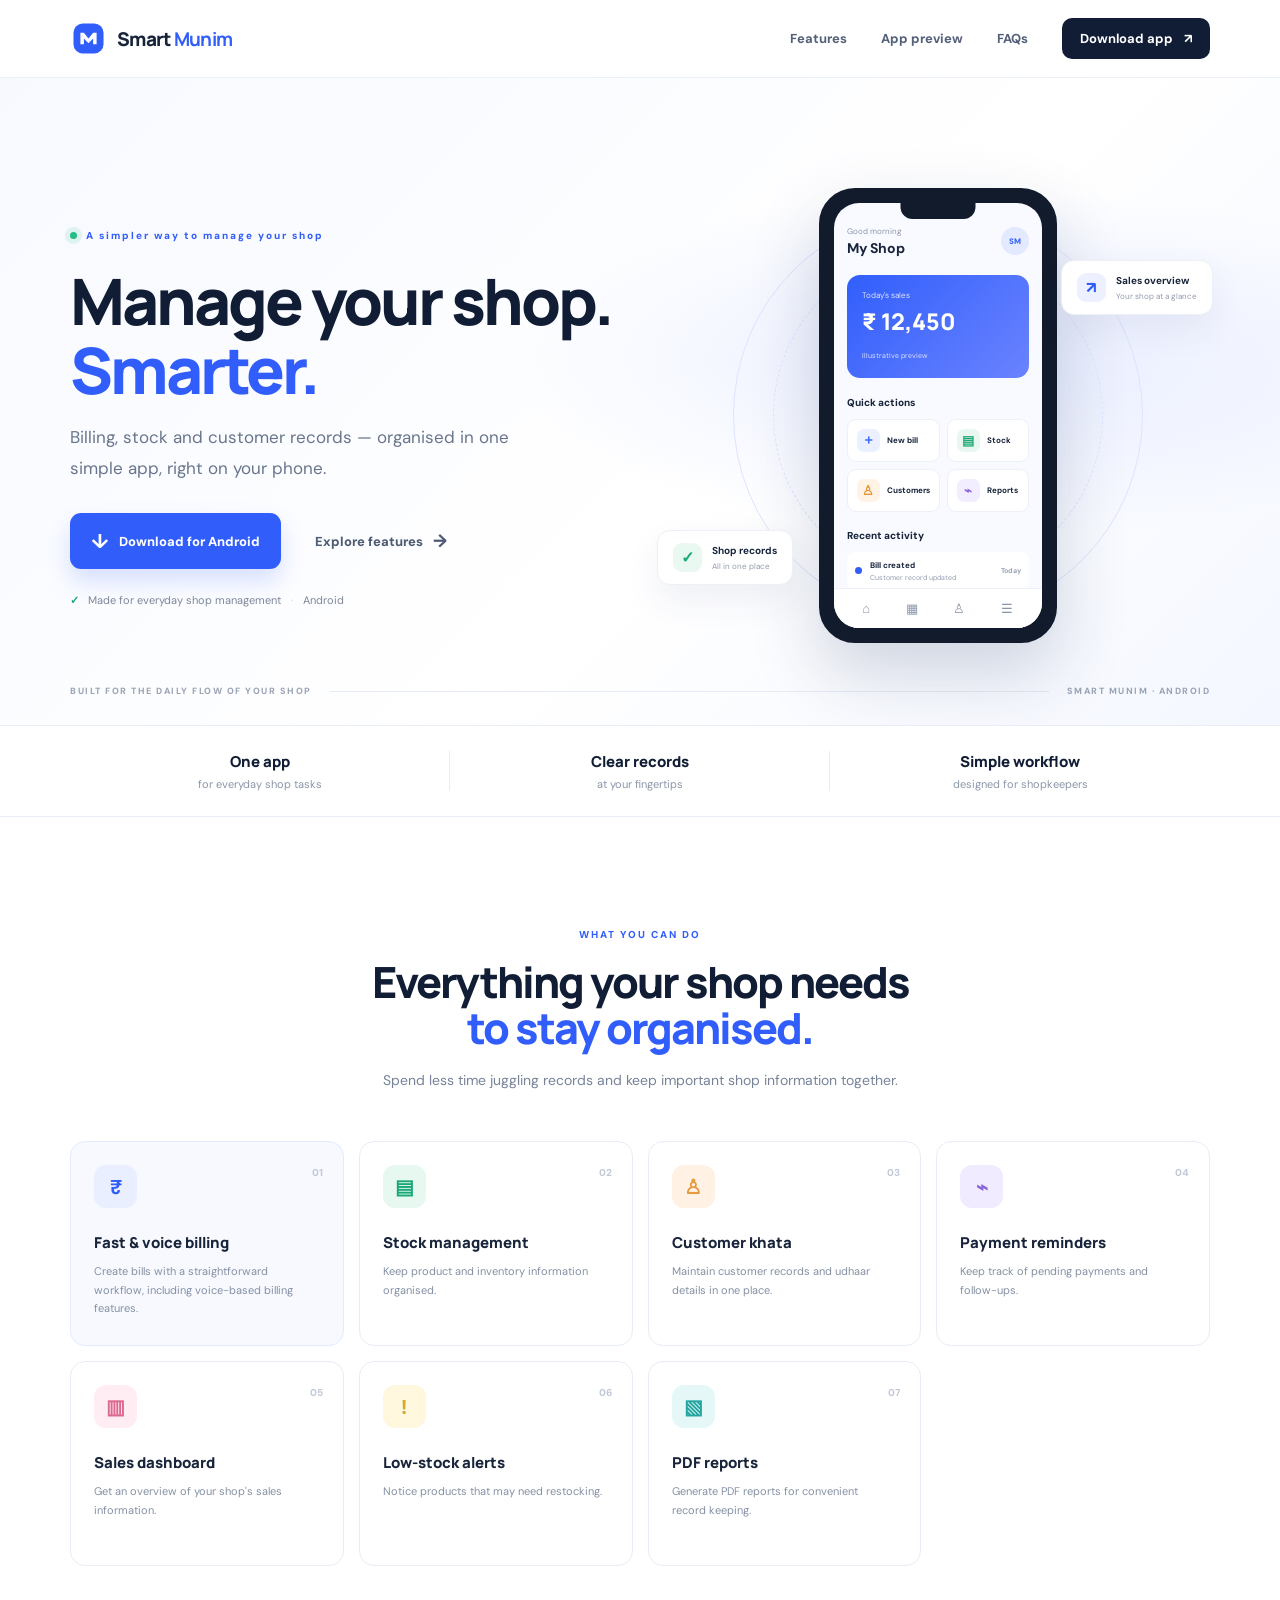
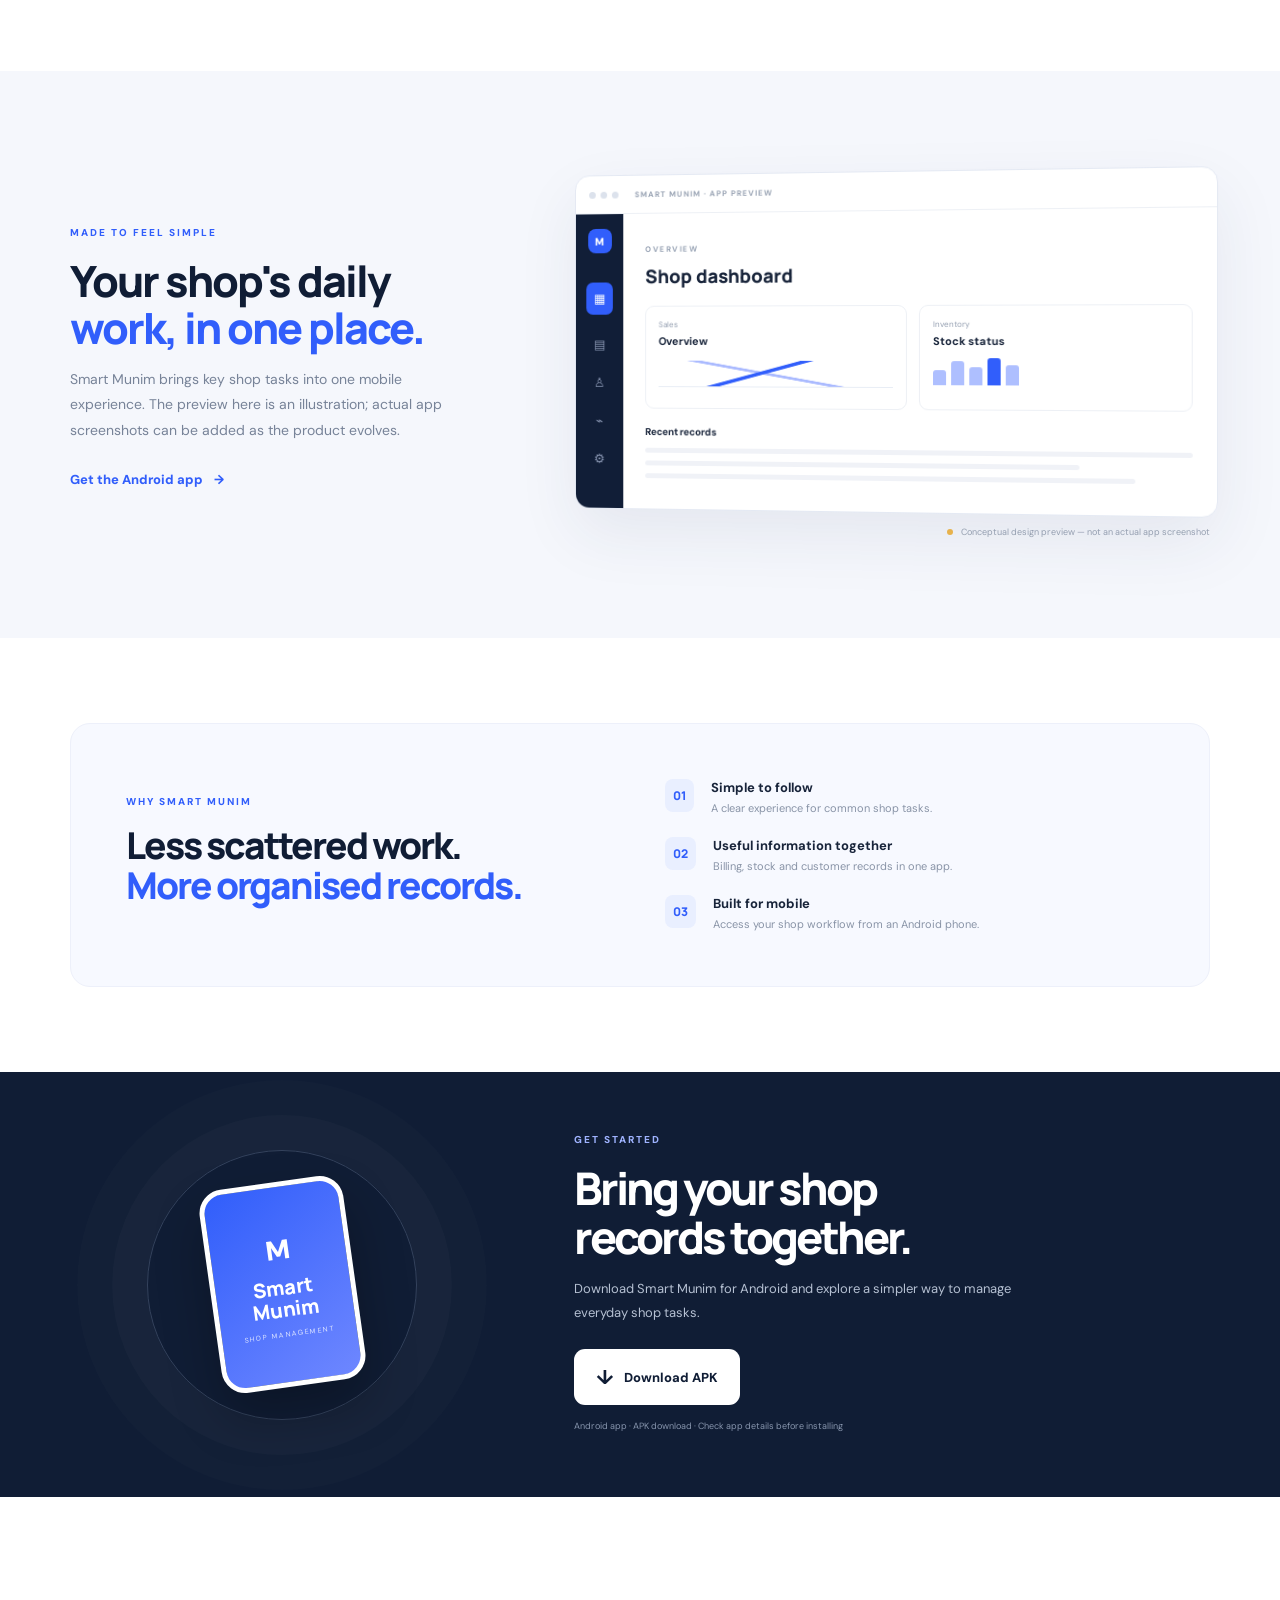
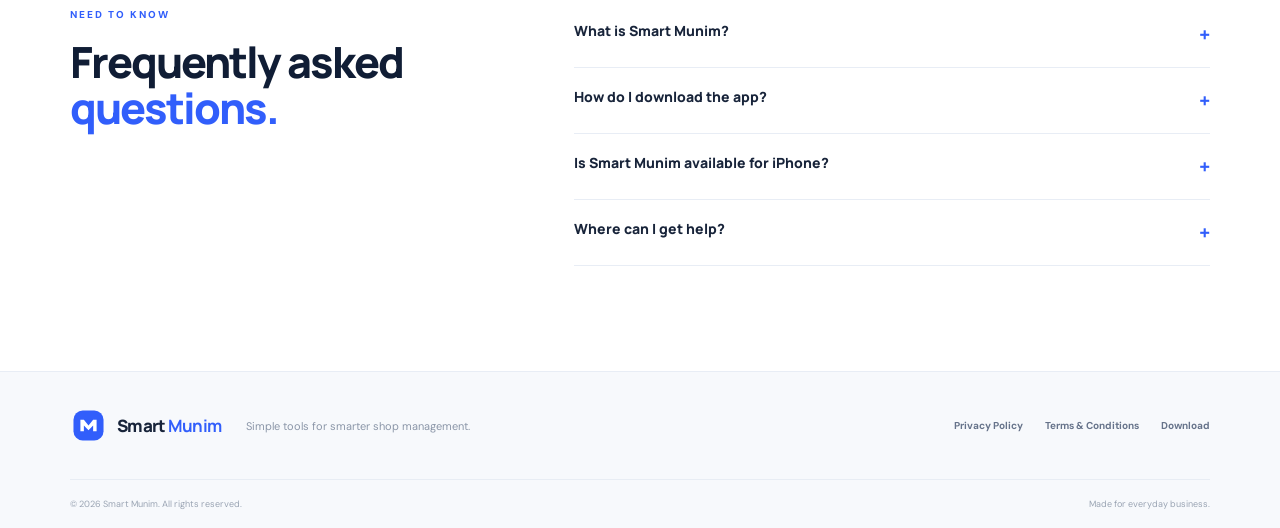
<file: index.html>
<!doctype html>
<html lang="en">
<head>
  <meta charset="utf-8">
  <meta name="viewport" content="width=device-width, initial-scale=1">
  <meta name="description" content="Smart Munim helps shopkeepers manage billing, stock, customer khata and daily shop records from their phone.">
  <meta name="theme-color" content="#101d35">
  <title>Smart Munim — Manage Your Shop. Smarter.</title>
  <link rel="preconnect" href="https://fonts.googleapis.com">
  <link rel="preconnect" href="https://fonts.gstatic.com" crossorigin>
  <link href="https://fonts.googleapis.com/css2?family=DM+Sans:wght@400;500;600;700;800&family=Manrope:wght@500;600;700;800&display=swap" rel="stylesheet">
  <link rel="stylesheet" href="style.css">
</head>
<body>
  <header class="site-header">
    <nav class="nav container" aria-label="Main navigation">
      <a class="brand" href="#top" aria-label="Smart Munim home">
        <span class="brand-mark"><svg viewBox="0 0 32 32" aria-hidden="true"><rect x="3" y="3" width="26" height="26" rx="8" fill="currentColor"/><path d="M9 21V11h3l4 5 4-5h3v10h-3v-5l-4 4-4-4v5z" fill="#fff"/></svg></span>
        <span>Smart <b>Munim</b></span>
      </a>
      <button class="menu-toggle" aria-label="Toggle menu" aria-expanded="false"><span></span><span></span><span></span></button>
      <div class="nav-links">
        <a href="#features">Features</a>
        <a href="#preview">App preview</a>
        <a href="#faq">FAQs</a>
        <a class="nav-cta" href="#download">Download app <span aria-hidden="true">↗</span></a>
      </div>
    </nav>
  </header>

  <main id="top">
    <section class="hero">
      <div class="hero-glow"></div>
      <div class="container hero-grid">
        <div class="hero-copy">
          <div class="eyebrow"><span class="pulse"></span> A simpler way to manage your shop</div>
          <h1>Manage your shop.<br><span>Smarter.</span></h1>
          <p class="hero-lead">Billing, stock and customer records — organised in one simple app, right on your phone.</p>
          <div class="hero-actions">
            <a class="button button-primary download-link" href="#download"><span class="download-icon">↓</span> Download for Android</a>
            <a class="button button-quiet" href="#features">Explore features <span>→</span></a>
          </div>
          <div class="hero-note"><span class="check">✓</span> Made for everyday shop management <span class="dot-sep">·</span> Android</div>
        </div>
        <div class="hero-visual" aria-label="Illustrative Smart Munim app preview">
          <div class="orbit orbit-one"></div><div class="orbit orbit-two"></div>
          <div class="float-card float-card-top"><span class="mini-icon blue">↗</span><span><b>Sales overview</b><small>Your shop at a glance</small></span></div>
          <div class="phone">
            <div class="phone-notch"></div>
            <div class="phone-screen">
              <div class="screen-top"><div><small>Good morning</small><b>My Shop</b></div><span class="avatar">SM</span></div>
              <div class="screen-balance"><small>Today's sales</small><strong>₹ 12,450</strong><span>Illustrative preview</span></div>
              <div class="screen-row-title">Quick actions</div>
              <div class="quick-grid">
                <div><i class="q-blue">＋</i><span>New bill</span></div><div><i class="q-green">▤</i><span>Stock</span></div>
                <div><i class="q-orange">♙</i><span>Customers</span></div><div><i class="q-purple">⌁</i><span>Reports</span></div>
              </div>
              <div class="screen-row-title">Recent activity</div>
              <div class="activity"><span class="activity-dot"></span><span><b>Bill created</b><small>Customer record updated</small></span><strong>Today</strong></div>
              <div class="activity"><span class="activity-dot green-dot"></span><span><b>Stock updated</b><small>Inventory record saved</small></span><strong>Today</strong></div>
              <div class="screen-bottom"><span>⌂</span><span>▦</span><span>♙</span><span>☰</span></div>
            </div>
          </div>
          <div class="float-card float-card-bottom"><span class="mini-icon green">✓</span><span><b>Shop records</b><small>All in one place</small></span></div>
        </div>
      </div>
      <div class="hero-bottom container"><span>BUILT FOR THE DAILY FLOW OF YOUR SHOP</span><div class="hero-line"></div><span>SMART MUNIM · ANDROID</span></div>
    </section>

    <section class="trust-strip">
      <div class="container trust-inner"><div><b>One app</b><span>for everyday shop tasks</span></div><div><b>Clear records</b><span>at your fingertips</span></div><div><b>Simple workflow</b><span>designed for shopkeepers</span></div></div>
    </section>

    <section class="section container" id="features">
      <div class="section-heading">
        <span class="eyebrow">WHAT YOU CAN DO</span>
        <h2>Everything your shop needs<br><span>to stay organised.</span></h2>
        <p>Spend less time juggling records and keep important shop information together.</p>
      </div>
      <div class="feature-grid">
        <article class="feature-card featured"><div class="feature-icon icon-blue">₹</div><h3>Fast & voice billing</h3><p>Create bills with a straightforward workflow, including voice-based billing features.</p><span class="card-number">01</span></article>
        <article class="feature-card"><div class="feature-icon icon-green">▤</div><h3>Stock management</h3><p>Keep product and inventory information organised.</p><span class="card-number">02</span></article>
        <article class="feature-card"><div class="feature-icon icon-orange">♙</div><h3>Customer khata</h3><p>Maintain customer records and udhaar details in one place.</p><span class="card-number">03</span></article>
        <article class="feature-card"><div class="feature-icon icon-purple">⌁</div><h3>Payment reminders</h3><p>Keep track of pending payments and follow-ups.</p><span class="card-number">04</span></article>
        <article class="feature-card"><div class="feature-icon icon-pink">▥</div><h3>Sales dashboard</h3><p>Get an overview of your shop's sales information.</p><span class="card-number">05</span></article>
        <article class="feature-card"><div class="feature-icon icon-yellow">!</div><h3>Low-stock alerts</h3><p>Notice products that may need restocking.</p><span class="card-number">06</span></article>
        <article class="feature-card"><div class="feature-icon icon-teal">▧</div><h3>PDF reports</h3><p>Generate PDF reports for convenient record keeping.</p><span class="card-number">07</span></article>
      </div>
    </section>

    <section class="preview-section" id="preview">
      <div class="container preview-grid">
        <div class="preview-copy">
          <span class="eyebrow">MADE TO FEEL SIMPLE</span>
          <h2>Your shop's daily<br><span>work, in one place.</span></h2>
          <p>Smart Munim brings key shop tasks into one mobile experience. The preview here is an illustration; actual app screenshots can be added as the product evolves.</p>
          <a class="text-link" href="#download">Get the Android app <span>→</span></a>
        </div>
        <div class="preview-board">
          <div class="preview-window">
            <div class="window-bar"><i></i><i></i><i></i><span>SMART MUNIM · APP PREVIEW</span></div>
            <div class="dashboard">
              <aside><div class="dash-logo">M</div><div class="dash-active">▦</div><div>▤</div><div>♙</div><div>⌁</div><div>⚙</div></aside>
              <div class="dash-main"><small>OVERVIEW</small><h3>Shop dashboard</h3><div class="dash-stats"><div><small>Sales</small><b>Overview</b><span class="fake-chart"></span></div><div><small>Inventory</small><b>Stock status</b><span class="fake-bars"><i></i><i></i><i></i><i></i><i></i></span></div></div><div class="dash-table"><b>Recent records</b><span></span><span></span><span></span></div></div>
            </div>
          </div>
          <div class="preview-caption"><span class="caption-dot"></span> Conceptual design preview — not an actual app screenshot</div>
        </div>
      </div>
    </section>

    <section class="section why-section container">
      <div class="why-panel">
        <div><span class="eyebrow">WHY SMART MUNIM</span><h2>Less scattered work.<br><span>More organised records.</span></h2></div>
        <div class="why-points"><div><b>01</b><span><strong>Simple to follow</strong><small>A clear experience for common shop tasks.</small></span></div><div><b>02</b><span><strong>Useful information together</strong><small>Billing, stock and customer records in one app.</small></span></div><div><b>03</b><span><strong>Built for mobile</strong><small>Access your shop workflow from an Android phone.</small></span></div></div>
      </div>
    </section>

    <section class="download-section" id="download">
      <div class="container download-inner">
        <div class="download-art"><div class="download-ring"></div><div class="download-phone"><span class="brand-mark">M</span><b>Smart<br>Munim</b><small>SHOP MANAGEMENT</small></div></div>
        <div class="download-copy"><span class="eyebrow eyebrow-light">GET STARTED</span><h2>Bring your shop<br>records together.</h2><p>Download Smart Munim for Android and explore a simpler way to manage everyday shop tasks.</p><a class="button button-white download-link" href="#download"><span>↓</span> Download APK</a><small class="download-meta">Android app · APK download · Check app details before installing</small><div class="download-status" id="download-status" role="status"></div></div>
      </div>
    </section>

    <section class="section faq-section container" id="faq">
      <div class="section-heading"><span class="eyebrow">NEED TO KNOW</span><h2>Frequently asked<br><span>questions.</span></h2></div>
      <div class="faq-list">
        <details><summary>What is Smart Munim?</summary><p>Smart Munim is an Android app designed to help shopkeepers organise billing, stock, customer khata and related shop records.</p></details>
        <details><summary>How do I download the app?</summary><p>Use the Download APK button on this page. Only install the APK if it comes from the official Smart Munim download source and you trust the developer.</p></details>
        <details><summary>Is Smart Munim available for iPhone?</summary><p>This website currently provides information about the Android APK. iPhone availability has not been announced.</p></details>
        <details><summary>Where can I get help?</summary><p>Use the contact details provided by the Smart Munim developer. Contact details will be added to this website when confirmed.</p></details>
      </div>
    </section>
  </main>

  <footer class="footer">
    <div class="container footer-top"><a class="brand brand-footer" href="#top"><span class="brand-mark"><svg viewBox="0 0 32 32" aria-hidden="true"><rect x="3" y="3" width="26" height="26" rx="8" fill="currentColor"/><path d="M9 21V11h3l4 5 4-5h3v10h-3v-5l-4 4-4-4v5z" fill="#fff"/></svg></span><span>Smart <b>Munim</b></span></a><p>Simple tools for smarter shop management.</p><div class="footer-links"><a href="privacy.html">Privacy Policy</a><a href="terms.html">Terms & Conditions</a><a href="#download">Download</a></div></div>
    <div class="container footer-bottom"><span>© <span id="year"></span> Smart Munim. All rights reserved.</span><span>Made for everyday business.</span></div>
  </footer>
  <script src="script.js"></script>
</body>
</html>
</file>
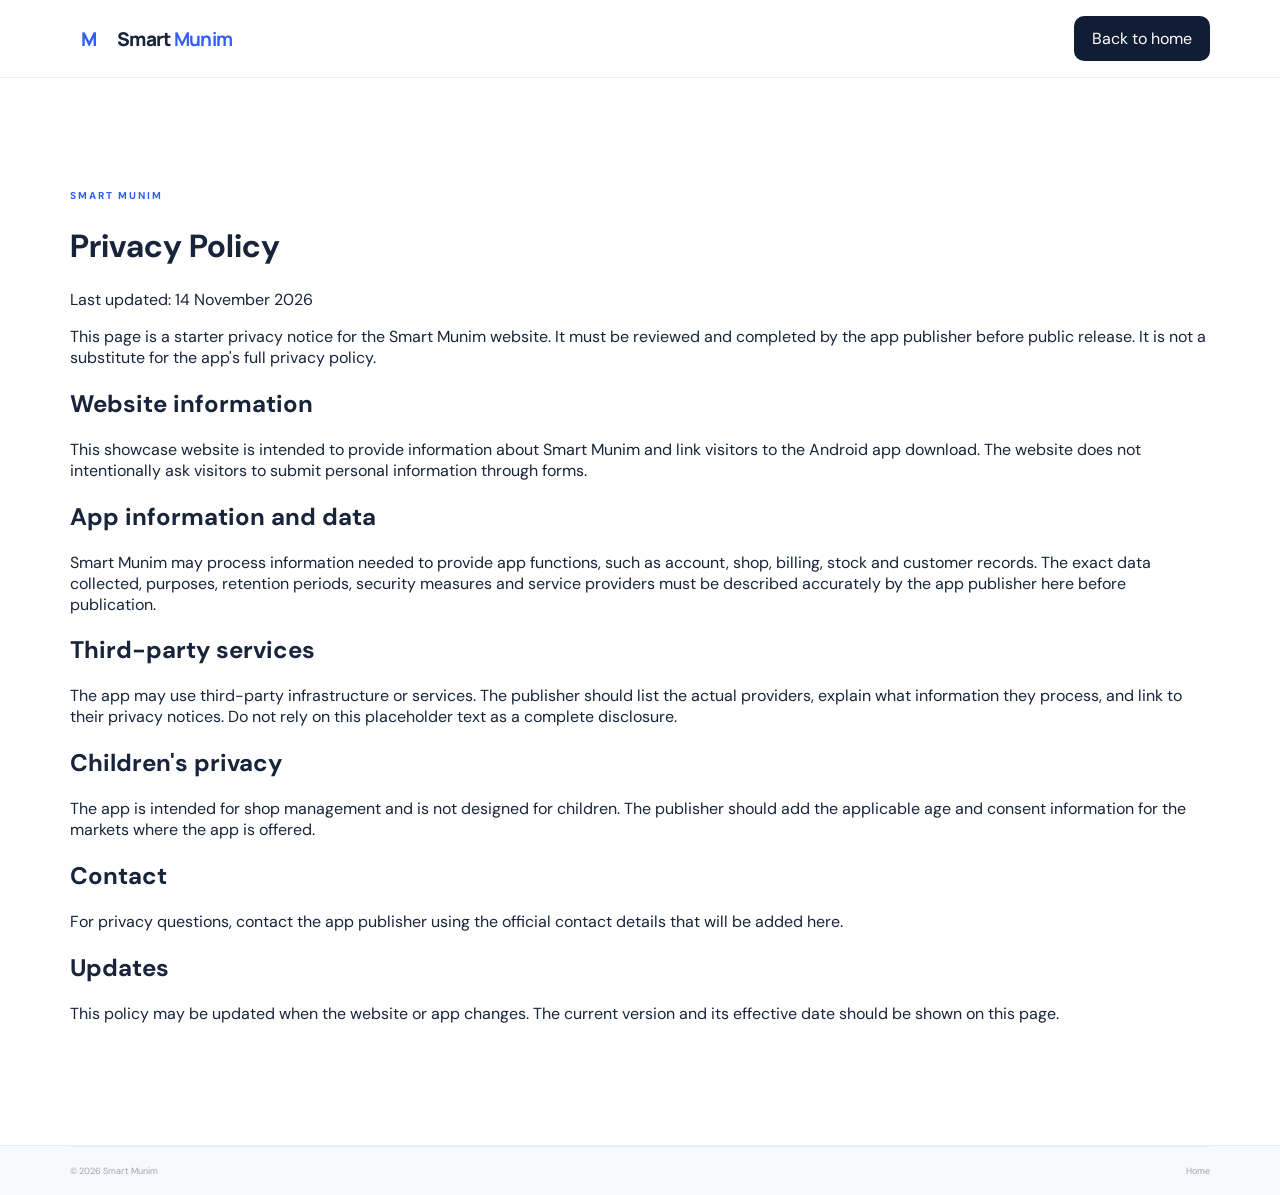
<file: privacy.html>
<!doctype html>
<html lang="en"><head><meta charset="utf-8"><meta name="viewport" content="width=device-width,initial-scale=1"><meta name="theme-color" content="#101d35"><title>Privacy Policy — Smart Munim</title><link rel="stylesheet" href="style.css"></head>
<body><header class="site-header"><nav class="nav container"><a class="brand" href="index.html"><span class="brand-mark">M</span><span>Smart <b>Munim</b></span></a><a class="nav-cta" href="index.html">Back to home</a></nav></header>
<main class="container section legal"><span class="eyebrow">SMART MUNIM</span><h1>Privacy Policy</h1><p class="legal-date">Last updated: 14 November 2026</p>
<p>This page is a starter privacy notice for the Smart Munim website. It must be reviewed and completed by the app publisher before public release. It is not a substitute for the app's full privacy policy.</p>
<h2>Website information</h2><p>This showcase website is intended to provide information about Smart Munim and link visitors to the Android app download. The website does not intentionally ask visitors to submit personal information through forms.</p>
<h2>App information and data</h2><p>Smart Munim may process information needed to provide app functions, such as account, shop, billing, stock and customer records. The exact data collected, purposes, retention periods, security measures and service providers must be described accurately by the app publisher here before publication.</p>
<h2>Third-party services</h2><p>The app may use third-party infrastructure or services. The publisher should list the actual providers, explain what information they process, and link to their privacy notices. Do not rely on this placeholder text as a complete disclosure.</p>
<h2>Children's privacy</h2><p>The app is intended for shop management and is not designed for children. The publisher should add the applicable age and consent information for the markets where the app is offered.</p>
<h2>Contact</h2><p>For privacy questions, contact the app publisher using the official contact details that will be added here.</p>
<h2>Updates</h2><p>This policy may be updated when the website or app changes. The current version and its effective date should be shown on this page.</p>
</main><footer class="footer"><div class="container footer-bottom"><span>© <span id="year"></span> Smart Munim</span><a href="index.html">Home</a></div></footer><script>document.getElementById("year").textContent=new Date().getFullYear()</script></body></html>
</file>
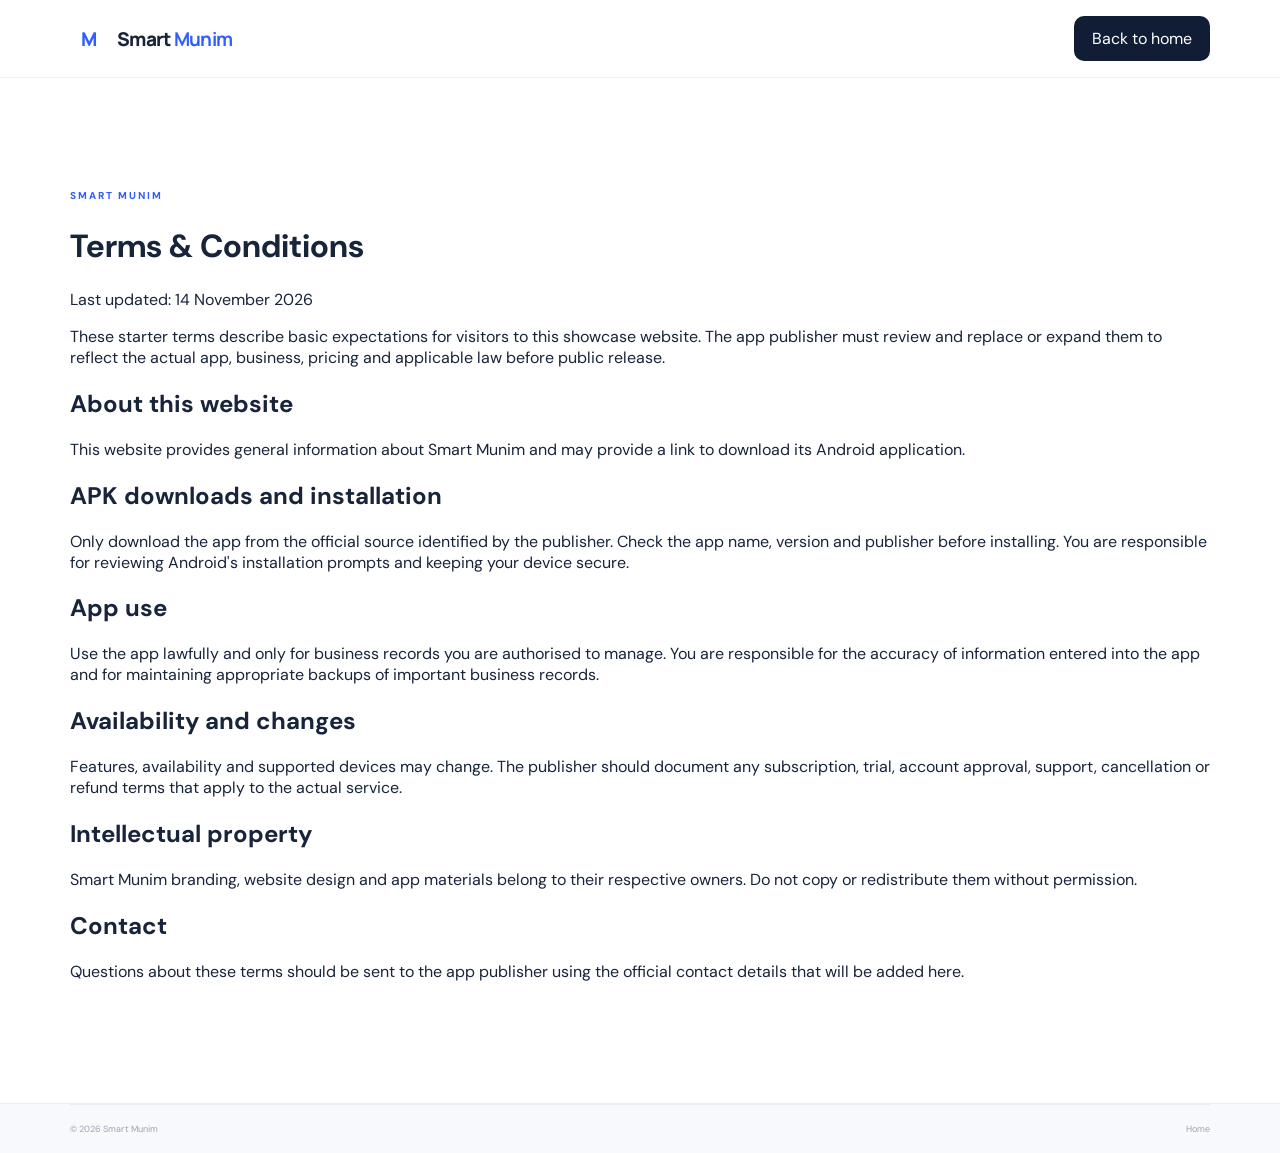
<file: terms.html>
<!doctype html>
<html lang="en"><head><meta charset="utf-8"><meta name="viewport" content="width=device-width,initial-scale=1"><meta name="theme-color" content="#101d35"><title>Terms & Conditions — Smart Munim</title><link rel="stylesheet" href="style.css"></head>
<body><header class="site-header"><nav class="nav container"><a class="brand" href="index.html"><span class="brand-mark">M</span><span>Smart <b>Munim</b></span></a><a class="nav-cta" href="index.html">Back to home</a></nav></header>
<main class="container section legal"><span class="eyebrow">SMART MUNIM</span><h1>Terms & Conditions</h1><p class="legal-date">Last updated: 14 November 2026</p>
<p>These starter terms describe basic expectations for visitors to this showcase website. The app publisher must review and replace or expand them to reflect the actual app, business, pricing and applicable law before public release.</p>
<h2>About this website</h2><p>This website provides general information about Smart Munim and may provide a link to download its Android application.</p>
<h2>APK downloads and installation</h2><p>Only download the app from the official source identified by the publisher. Check the app name, version and publisher before installing. You are responsible for reviewing Android's installation prompts and keeping your device secure.</p>
<h2>App use</h2><p>Use the app lawfully and only for business records you are authorised to manage. You are responsible for the accuracy of information entered into the app and for maintaining appropriate backups of important business records.</p>
<h2>Availability and changes</h2><p>Features, availability and supported devices may change. The publisher should document any subscription, trial, account approval, support, cancellation or refund terms that apply to the actual service.</p>
<h2>Intellectual property</h2><p>Smart Munim branding, website design and app materials belong to their respective owners. Do not copy or redistribute them without permission.</p>
<h2>Contact</h2><p>Questions about these terms should be sent to the app publisher using the official contact details that will be added here.</p>
</main><footer class="footer"><div class="container footer-bottom"><span>© <span id="year"></span> Smart Munim</span><a href="index.html">Home</a></div></footer><script>document.getElementById("year").textContent=new Date().getFullYear()</script></body></html>
</file>
<file: style.css>
@import url('https://fonts.googleapis.com/css2?family=DM+Sans:wght@400;500;600;700;800&family=Manrope:wght@500;600;700;800&display=swap');
:root{--navy:#101d35;--blue:#315efb;--ink:#18243a;--muted:#69758a;--line:#e8edf5;--pale:#f5f7fc;--white:#fff}
*{box-sizing:border-box}html{scroll-behavior:smooth;scroll-padding-top:90px}body{margin:0;font-family:'DM Sans',sans-serif;color:var(--ink);background:#fff}a{color:inherit;text-decoration:none}.container{width:min(1140px,calc(100% - 48px));margin:auto}.site-header{height:78px;background:rgba(255,255,255,.94);backdrop-filter:blur(16px);position:sticky;top:0;z-index:20;border-bottom:1px solid rgba(232,237,245,.8)}.nav{height:100%;display:flex;align-items:center;justify-content:space-between}.brand{display:flex;align-items:center;gap:10px;font:800 19px Manrope,sans-serif;letter-spacing:-.7px}.brand b{color:var(--blue)}.brand-mark{width:37px;height:37px;color:var(--blue);display:grid;place-items:center}.brand-mark svg{width:100%;height:100%}.nav-links{display:flex;align-items:center;gap:34px;font-size:13px;font-weight:700;color:#536078}.nav-links>a:hover,.footer a:hover{color:var(--blue)}.nav-cta{padding:12px 18px;border-radius:10px;background:var(--navy);color:white!important}.nav-cta span{margin-left:8px}.menu-toggle{display:none;background:none;border:0}.hero{background:radial-gradient(ellipse at 78% 44%,#e8edff 0,transparent 34%),linear-gradient(135deg,#f7f9ff,#fff 58%,#f4f7ff);position:relative;overflow:hidden;padding:92px 0 28px}.hero-grid{display:grid;grid-template-columns:1fr 1fr;align-items:center;min-height:490px;gap:50px}.eyebrow{font-size:10px;letter-spacing:2px;font-weight:800;color:var(--blue);display:inline-flex;align-items:center;gap:9px}.pulse{width:7px;height:7px;background:#24bd88;border-radius:50%;box-shadow:0 0 0 5px #24bd8820}.hero h1,.section-heading h2,.preview-copy h2,.why-panel h2,.download-copy h2{font:800 clamp(42px,5vw,64px)/1.08 Manrope,sans-serif;letter-spacing:-3px;margin:22px 0 18px;color:var(--navy)}.hero h1 span,.section-heading h2 span,.preview-copy h2 span,.why-panel h2 span{color:var(--blue)}.hero-lead{max-width:490px;font-size:17px;line-height:1.8;color:#68758b;margin:0 0 30px}.hero-actions{display:flex;align-items:center;gap:13px;flex-wrap:wrap}.button{display:inline-flex;align-items:center;justify-content:center;gap:10px;padding:15px 21px;border-radius:11px;font-size:13px;font-weight:800;transition:.2s;cursor:pointer}.button:hover{transform:translateY(-2px)}.button-primary{background:var(--blue);color:white;box-shadow:0 12px 24px #315efb30}.download-icon{font-size:20px}.button-quiet{color:#4d5b73}.button-quiet span{font-size:18px}.hero-note{font-size:11px;color:#7d8799;margin-top:24px}.check{color:#16a777;font-weight:900;margin-right:6px}.dot-sep{padding:0 7px;color:#c1c8d4}.hero-visual{height:480px;position:relative;display:flex;align-items:center;justify-content:center}.phone{width:238px;height:455px;border:8px solid #111b2c;border-radius:36px;background:#111b2c;box-shadow:0 30px 70px #172b5730;position:relative;z-index:2;padding:7px}.phone-screen{height:100%;border-radius:25px;background:#f8faff;overflow:hidden;padding:23px 13px 12px;position:relative}.phone-notch{position:absolute;z-index:3;top:7px;left:50%;transform:translateX(-50%);width:75px;height:16px;border-radius:0 0 12px 12px;background:#111b2c}.screen-top{display:flex;justify-content:space-between;align-items:center}.screen-top small,.screen-balance small{display:block;font-size:8px;color:#8b96aa}.screen-top b{display:block;font-size:14px;margin-top:3px}.avatar{width:28px;height:28px;background:#e3eaff;color:#315efb;border-radius:50%;display:grid;place-items:center;font-size:8px;font-weight:800}.screen-balance{background:linear-gradient(135deg,#315efb,#6a83ff);border-radius:13px;padding:15px;color:#fff;margin:18px 0}.screen-balance small{color:#dce4ff}.screen-balance strong{display:block;font:800 23px Manrope;margin:5px 0}.screen-balance span{font-size:7px;color:#dce4ff}.screen-row-title{font-size:10px;font-weight:800;margin:17px 0 10px}.quick-grid{display:grid;grid-template-columns:1fr 1fr;gap:7px}.quick-grid>div{background:white;border:1px solid #edf0f7;border-radius:9px;padding:9px;display:flex;align-items:center;gap:7px;font-size:8px;font-weight:700}.quick-grid i{width:23px;height:23px;border-radius:7px;display:grid;place-items:center;font-style:normal;font-size:13px}.q-blue{background:#eaf0ff;color:#315efb}.q-green{background:#e8f8f1;color:#20a875}.q-orange{background:#fff3e6;color:#e89536}.q-purple{background:#f2edff;color:#8b65d9}.activity{display:flex;align-items:center;gap:8px;background:white;border-radius:8px;padding:8px;margin-bottom:6px}.activity-dot{width:7px;height:7px;border-radius:50%;background:#315efb}.green-dot{background:#20b783}.activity span:nth-child(2){flex:1}.activity b,.activity small{display:block;font-size:8px}.activity small{color:#929bad;margin-top:3px;font-size:7px}.activity strong{font-size:7px;color:#9aa4b5}.screen-bottom{position:absolute;bottom:0;left:0;right:0;background:white;border-top:1px solid #edf0f7;display:flex;justify-content:space-around;padding:11px;color:#8995aa;font-size:13px}.orbit{position:absolute;border:1px solid #dce4ff;border-radius:50%;width:410px;height:410px}.orbit-two{width:330px;height:330px;border-style:dashed}.float-card{position:absolute;z-index:3;background:#fff;border:1px solid #edf0f7;border-radius:13px;padding:12px 15px;display:flex;align-items:center;gap:10px;box-shadow:0 15px 35px #263d6b12}.float-card-top{top:85px;right:-3px}.float-card-bottom{bottom:70px;left:-8px}.float-card b,.float-card small{display:block}.float-card b{font-size:10px}.float-card small{font-size:8px;color:#929bad;margin-top:4px}.mini-icon{width:29px;height:29px;border-radius:9px;display:grid;place-items:center;font-weight:900}.mini-icon.blue{background:#edf1ff;color:#315efb}.mini-icon.green{background:#e9f8f1;color:#1ba978}.hero-bottom{display:flex;align-items:center;gap:18px;margin-top:25px;color:#9aa4b4;font-size:9px;letter-spacing:1.5px;font-weight:800}.hero-line{height:1px;background:#e5eaf4;flex:1}.trust-strip{border-bottom:1px solid var(--line);border-top:1px solid var(--line)}.trust-inner{display:grid;grid-template-columns:repeat(3,1fr);padding:25px 0}.trust-inner>div{display:flex;flex-direction:column;align-items:center;gap:5px;border-right:1px solid var(--line)}.trust-inner>div:last-child{border:0}.trust-inner b{font:800 15px Manrope;color:var(--navy)}.trust-inner span{font-size:11px;color:#8b96a8}.section{padding-top:105px;padding-bottom:105px}.section-heading{text-align:center;max-width:650px;margin:0 auto 48px}.section-heading h2,.preview-copy h2,.why-panel h2{font-size:43px;letter-spacing:-2px;margin:16px 0}.section-heading p,.preview-copy p{color:#778398;line-height:1.8;font-size:14px}.feature-grid{display:grid;grid-template-columns:repeat(4,1fr);gap:15px}.feature-card{min-height:205px;border:1px solid var(--line);border-radius:15px;padding:23px;position:relative;transition:.2s;background:#fff;overflow:hidden}.feature-card:hover{transform:translateY(-5px);box-shadow:0 18px 35px #182c5510;border-color:#d6dfff}.feature-card.featured{background:#f7f9ff;border-color:#e5eaff}.feature-icon{width:43px;height:43px;border-radius:12px;display:grid;place-items:center;font-size:20px;font-weight:800;margin-bottom:24px}.icon-blue{background:#e9efff;color:#315efb}.icon-green{background:#e6f8ef;color:#1aa879}.icon-orange{background:#fff1e3;color:#e59a42}.icon-purple{background:#f1ebff;color:#8a66d9}.icon-pink{background:#ffedf3;color:#dc6990}.icon-yellow{background:#fff8df;color:#d5a72d}.icon-teal{background:#e5f8f7;color:#25a5a1}.feature-card h3{font:800 15px Manrope;margin:0 0 9px}.feature-card p{font-size:11px;line-height:1.7;color:#8490a3;margin:0;max-width:220px}.card-number{position:absolute;right:20px;top:24px;font-size:10px;color:#c1c9d7;font-weight:800}.preview-section{background:#f5f7fc;padding:100px 0;overflow:hidden}.preview-grid{display:grid;grid-template-columns:.8fr 1.2fr;gap:65px;align-items:center}.preview-copy h2{margin-top:17px}.preview-copy p{max-width:390px;margin-bottom:25px}.text-link{font-size:13px;font-weight:800;color:var(--blue)}.text-link span{margin-left:8px}.preview-board{min-width:0}.preview-window{background:#fff;border:1px solid #e4e9f3;border-radius:15px;box-shadow:0 25px 65px #23365d14;overflow:hidden;transform:perspective(1000px) rotateY(-5deg)}.window-bar{height:39px;border-bottom:1px solid #edf0f5;display:flex;align-items:center;gap:5px;padding:0 14px}.window-bar i{width:7px;height:7px;border-radius:50%;background:#dce2ec}.window-bar span{margin-left:12px;font-size:8px;letter-spacing:1px;color:#9ba5b5;font-weight:800}.dashboard{display:flex;min-height:260px}.dashboard aside{width:50px;background:#111e37;color:#8996b2;display:flex;flex-direction:column;align-items:center;gap:22px;padding:15px 0;font-size:13px}.dash-logo{width:25px;height:25px;border-radius:8px;background:#315efb;color:#fff;display:grid;place-items:center;font-size:11px;font-weight:900;margin-bottom:8px}.dash-active{color:#fff;background:#315efb;padding:8px;border-radius:7px}.dash-main{padding:23px;flex:1}.dash-main>small{font-size:8px;letter-spacing:1.5px;color:#9aa5b6;font-weight:800}.dash-main h3{font:800 19px Manrope;margin:7px 0 17px}.dash-stats{display:grid;grid-template-columns:1fr 1fr;gap:12px}.dash-stats>div{border:1px solid #edf0f5;border-radius:9px;padding:13px;min-height:105px}.dash-stats small,.dash-stats b{display:block}.dash-stats small{font-size:8px;color:#929daf}.dash-stats b{font-size:11px;margin-top:5px}.fake-chart{display:block;height:27px;margin-top:13px;background:linear-gradient(165deg,transparent 43%,#315efb 44%,#315efb 47%,transparent 48%),linear-gradient(10deg,transparent 45%,#aabaff 46%,#aabaff 49%,transparent 50%);border-bottom:1px solid #e8edf5}.fake-bars{height:27px;display:flex;align-items:end;gap:5px;margin-top:10px}.fake-bars i{width:13px;border-radius:3px 3px 0 0;background:#aebfff;height:55%}.fake-bars i:nth-child(2){height:90%}.fake-bars i:nth-child(3){height:65%}.fake-bars i:nth-child(4){height:100%;background:#315efb}.fake-bars i:nth-child(5){height:75%}.dash-table{margin-top:17px}.dash-table b{font-size:10px;display:block;margin-bottom:10px}.dash-table span{display:block;height:5px;border-radius:4px;background:#f0f2f7;margin:8px 0;width:100%}.dash-table span:nth-child(3){width:80%}.dash-table span:nth-child(4){width:90%}.preview-caption{font-size:9px;color:#9aa4b4;margin-top:13px;text-align:right}.caption-dot{display:inline-block;width:6px;height:6px;border-radius:50%;background:#f1b84b;margin-right:6px}.why-section{padding-top:85px;padding-bottom:85px}.why-panel{display:grid;grid-template-columns:1fr 1fr;gap:50px;align-items:center;background:#f7f9ff;border:1px solid #edf0fa;border-radius:20px;padding:55px}.why-panel h2{font-size:37px}.why-points{display:grid;gap:22px}.why-points>div{display:flex;gap:17px;align-items:flex-start}.why-points>div>b{font:800 12px Manrope;color:#315efb;background:#e9efff;border-radius:8px;padding:8px}.why-points strong,.why-points small{display:block}.why-points strong{font-size:13px}.why-points small{font-size:11px;color:#8994a7;margin-top:5px}.download-section{background:var(--navy);color:#fff;overflow:hidden;position:relative}.download-inner{display:grid;grid-template-columns:.8fr 1.2fr;gap:80px;align-items:center;min-height:400px;padding-top:55px;padding-bottom:55px}.download-art{height:290px;display:grid;place-items:center;position:relative}.download-ring{position:absolute;width:270px;height:270px;border:1px solid #34425c;border-radius:50%;box-shadow:0 0 0 35px #ffffff05,0 0 0 70px #ffffff03}.download-phone{width:145px;height:205px;background:linear-gradient(145deg,#315efb,#6e87ff);border:5px solid #fff;border-radius:24px;display:flex;flex-direction:column;align-items:center;justify-content:center;box-shadow:0 25px 50px #0004;transform:rotate(-8deg);gap:9px}.download-phone .brand-mark{color:#fff;font-size:27px;font-weight:900}.download-phone b{font:800 20px/1.1 Manrope;text-align:center}.download-phone small{font-size:7px;letter-spacing:1.5px;color:#dfe6ff}.eyebrow-light{color:#9fb3ff}.download-copy h2{font-size:45px;color:white;margin:16px 0}.download-copy p{font-size:13px;line-height:1.8;color:#b5c0d2;max-width:440px;margin-bottom:25px}.button-white{background:white;color:var(--navy);padding:15px 22px}.button-white span{font-size:20px}.download-meta{display:block;color:#8795ad;font-size:9px;margin-top:15px}.download-status{font-size:11px;color:#ffd98a;margin-top:10px}.faq-section{display:grid;grid-template-columns:.8fr 1.2fr;gap:80px}.faq-section .section-heading{text-align:left;margin:0}.faq-list details{border-bottom:1px solid var(--line);padding:19px 0}.faq-list summary{font:800 14px Manrope;cursor:pointer;list-style:none;display:flex;justify-content:space-between;gap:20px}.faq-list summary:after{content:'+';color:var(--blue);font-size:20px}.faq-list details[open] summary:after{content:'−'}.faq-list p{font-size:12px;line-height:1.8;color:#7d899c;max-width:550px}.footer{background:#f7f9fc;border-top:1px solid var(--line)}.footer-top{padding:35px 0;display:flex;align-items:center;gap:25px}.brand-footer{font-size:17px}.footer-top p{font-size:11px;color:#8b96a8;flex:1}.footer-links{display:flex;gap:22px;font-size:10px;color:#66738a;font-weight:700}.footer-bottom{border-top:1px solid #e8edf4;padding:18px 0;display:flex;justify-content:space-between;font-size:9px;color:#9aa4b3}
@media(max-width:900px){.hero-grid{gap:15px}.feature-grid{grid-template-columns:repeat(2,1fr)}.preview-grid{gap:30px}.why-panel{padding:38px;gap:25px}.download-inner{gap:35px}.faq-section{gap:35px}}
@media(max-width:650px){.container{width:min(100% - 36px,520px)}.site-header{height:68px}.menu-toggle{display:flex;flex-direction:column;gap:5px;padding:9px}.menu-toggle span{width:22px;height:2px;background:var(--navy);display:block}.nav-links{display:none;position:absolute;top:67px;left:0;right:0;background:white;padding:20px 24px 24px;box-shadow:0 15px 25px #172b5715;flex-direction:column;align-items:stretch;gap:18px}.nav-links.open{display:flex}.nav-cta{text-align:center}.hero{padding:62px 0 23px}.hero-grid{grid-template-columns:1fr;gap:10px}.hero h1{font-size:47px;letter-spacing:-2.5px}.hero-lead{font-size:14px}.hero-visual{height:430px;margin-top:5px}.phone{transform:scale(.88)}.float-card-top{right:0;top:54px}.float-card-bottom{left:0;bottom:44px}.orbit{width:340px;height:340px}.orbit-two{width:275px;height:275px}.hero-bottom{font-size:7px;gap:8px}.trust-inner{padding:19px 0;gap:8px}.trust-inner b{font-size:11px}.trust-inner span{font-size:8px;text-align:center}.section{padding-top:72px;padding-bottom:72px}.section-heading{margin-bottom:32px}.section-heading h2,.preview-copy h2{font-size:34px;letter-spacing:-1.5px}.section-heading p{font-size:12px}.feature-grid{gap:10px}.feature-card{padding:17px;min-height:190px}.feature-icon{width:37px;height:37px;margin-bottom:19px}.feature-card h3{font-size:12px}.feature-card p{font-size:10px}.card-number{right:13px;top:17px}.preview-section{padding:70px 0}.preview-grid{grid-template-columns:1fr;gap:35px}.preview-copy p{font-size:12px}.preview-window{transform:none}.dashboard{min-height:225px}.dash-main{padding:14px}.dash-main h3{font-size:15px}.dash-stats>div{padding:9px}.why-section{padding-top:65px;padding-bottom:65px}.why-panel{grid-template-columns:1fr;padding:28px 22px;gap:25px}.why-panel h2{font-size:30px}.why-points{gap:17px}.download-inner{grid-template-columns:1fr;gap:0;padding-top:35px;padding-bottom:55px}.download-art{height:220px}.download-ring{width:200px;height:200px}.download-phone{transform:rotate(-8deg) scale(.85)}.download-copy h2{font-size:38px}.download-copy p{font-size:12px}.faq-section{grid-template-columns:1fr;gap:25px}.faq-section .section-heading{margin:0}.faq-list summary{font-size:12px}.footer-top{flex-wrap:wrap;gap:14px}.footer-top p{flex-basis:100%;order:3;margin:0}.footer-links{gap:14px;font-size:9px}.footer-bottom{gap:10px;flex-wrap:wrap;font-size:8px}}
</file>
